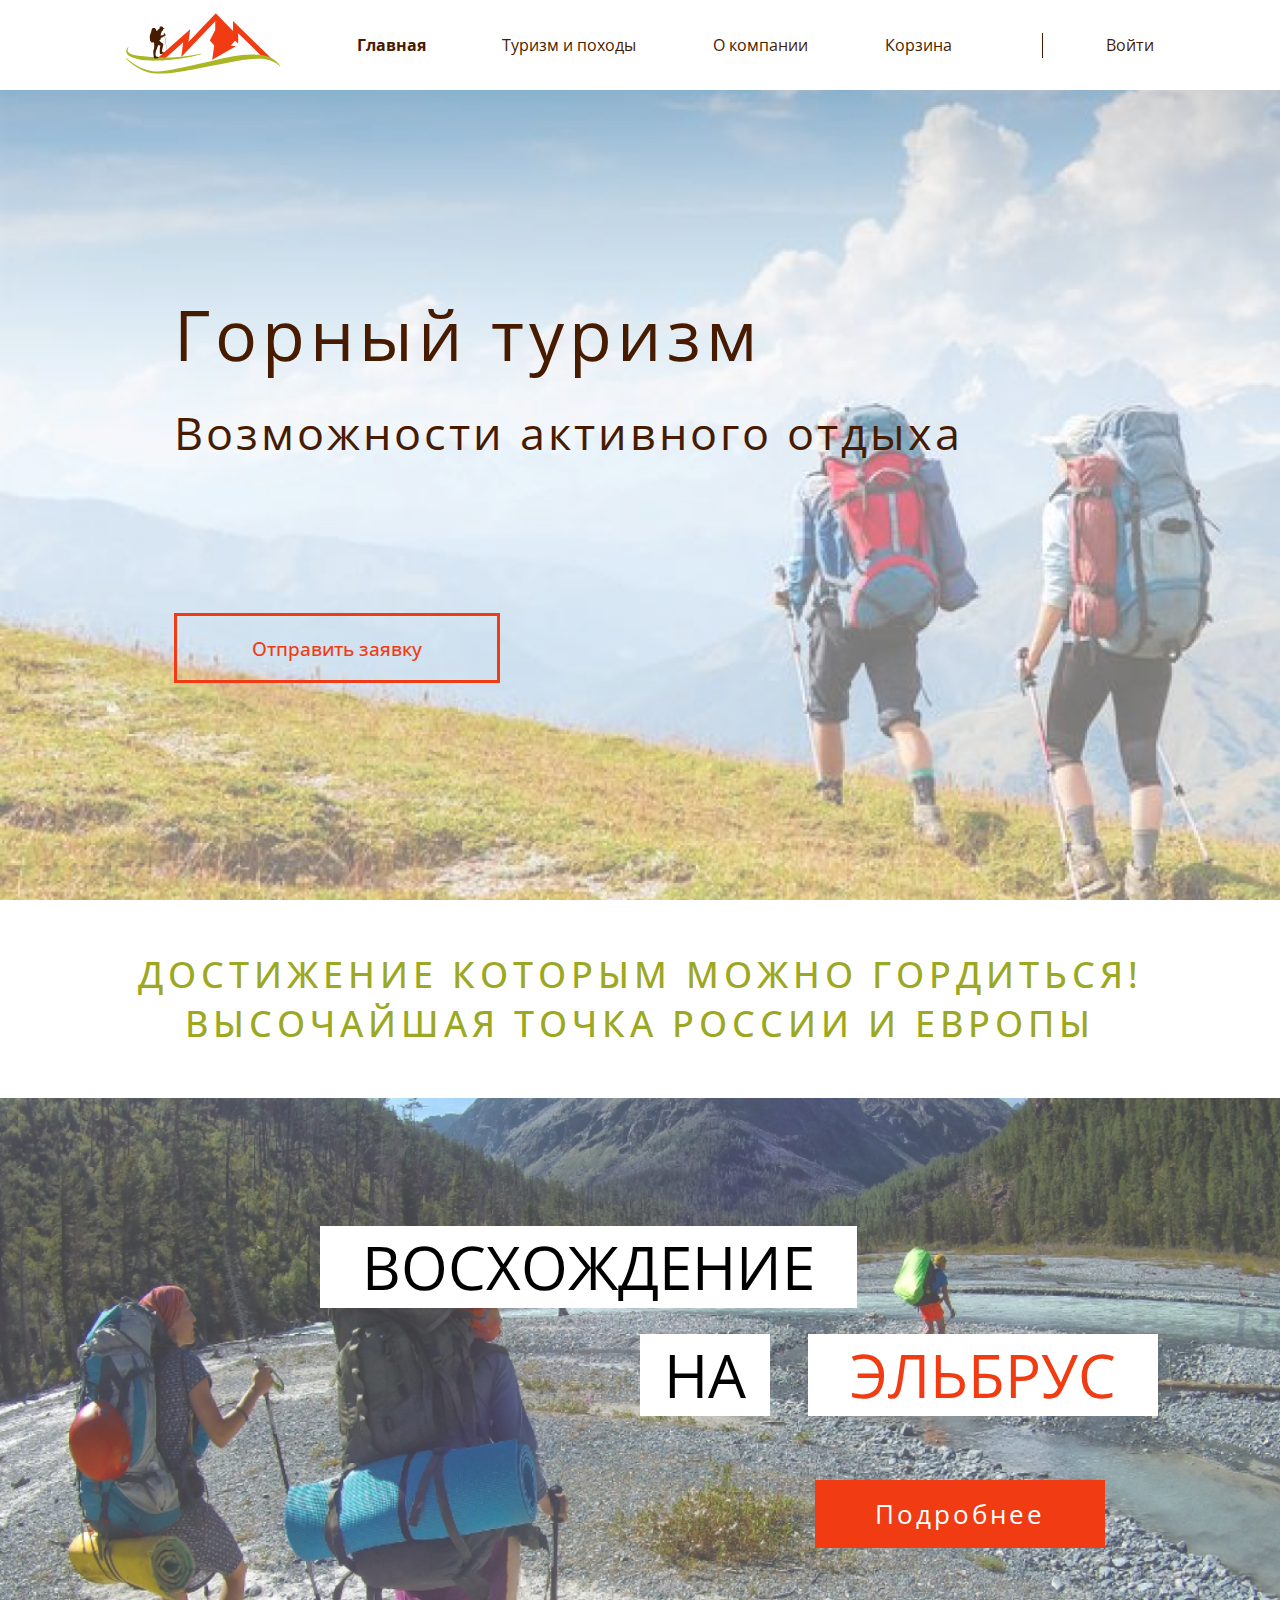
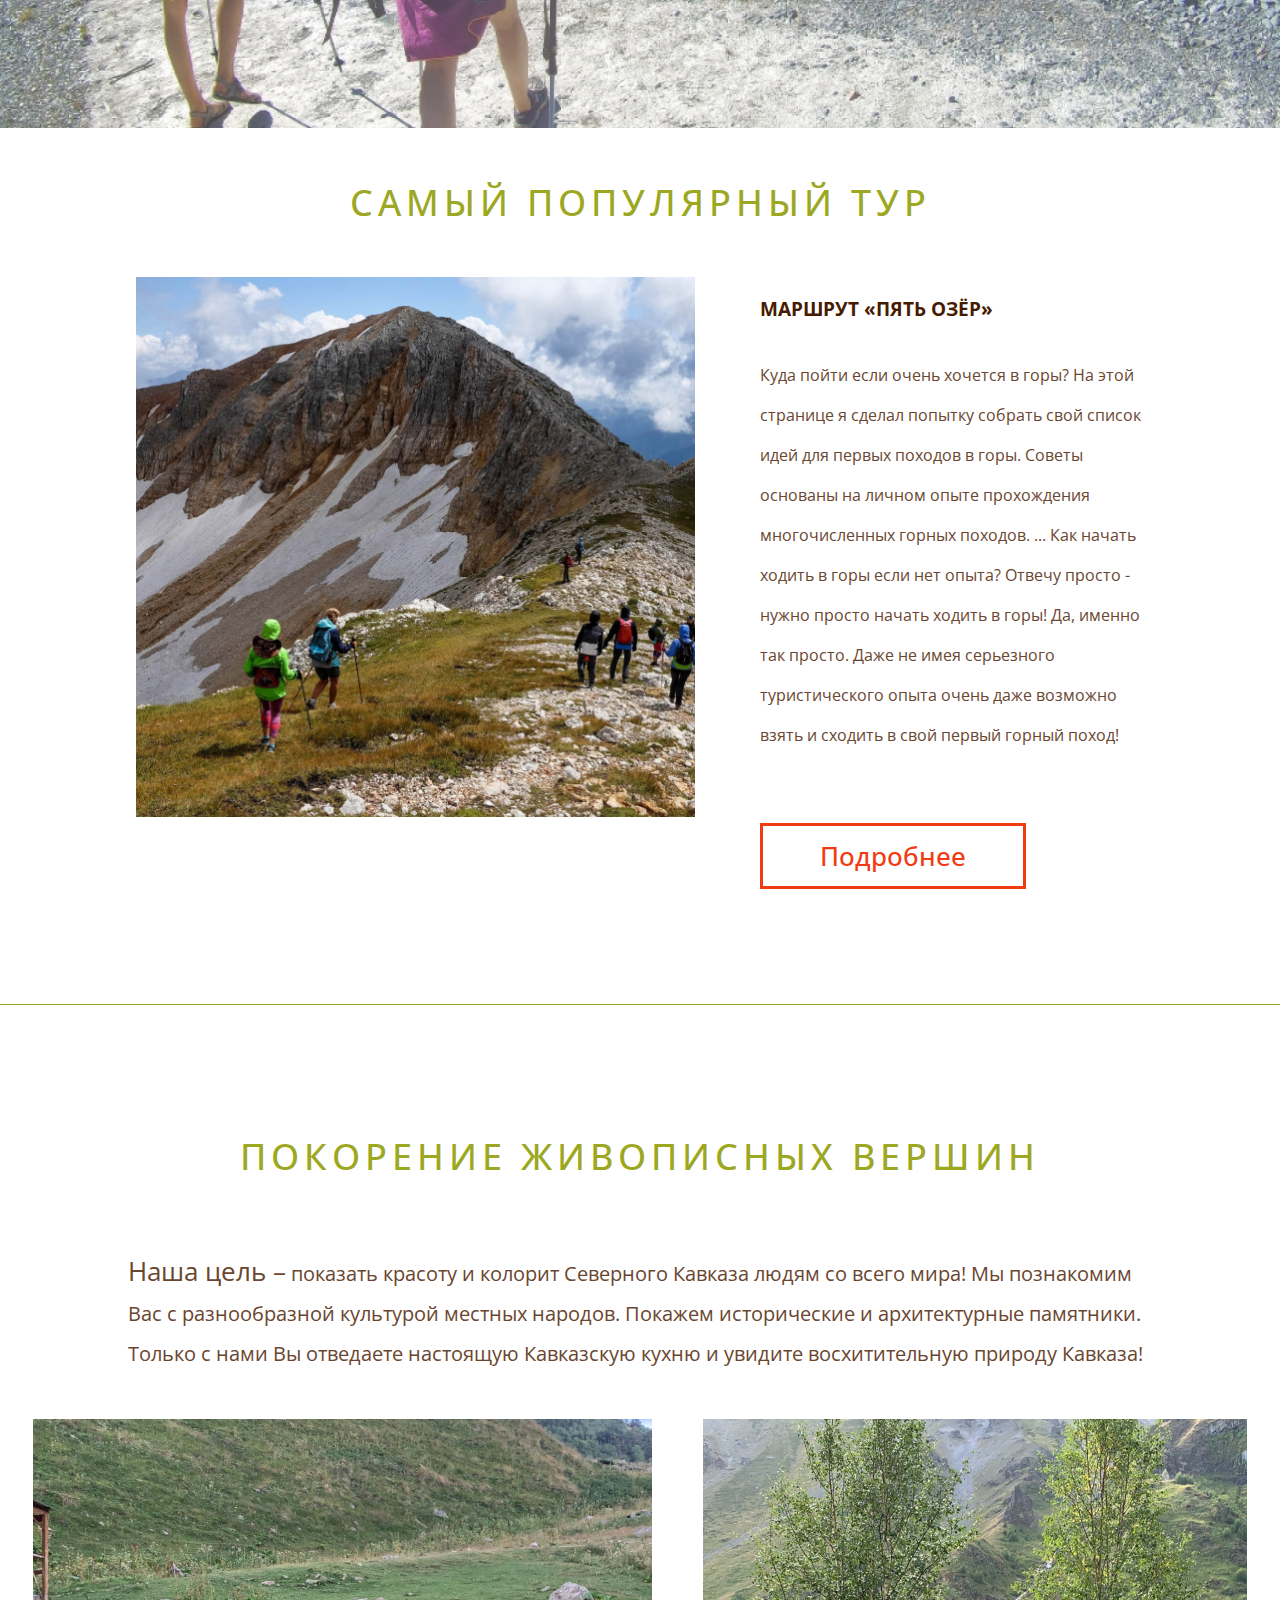
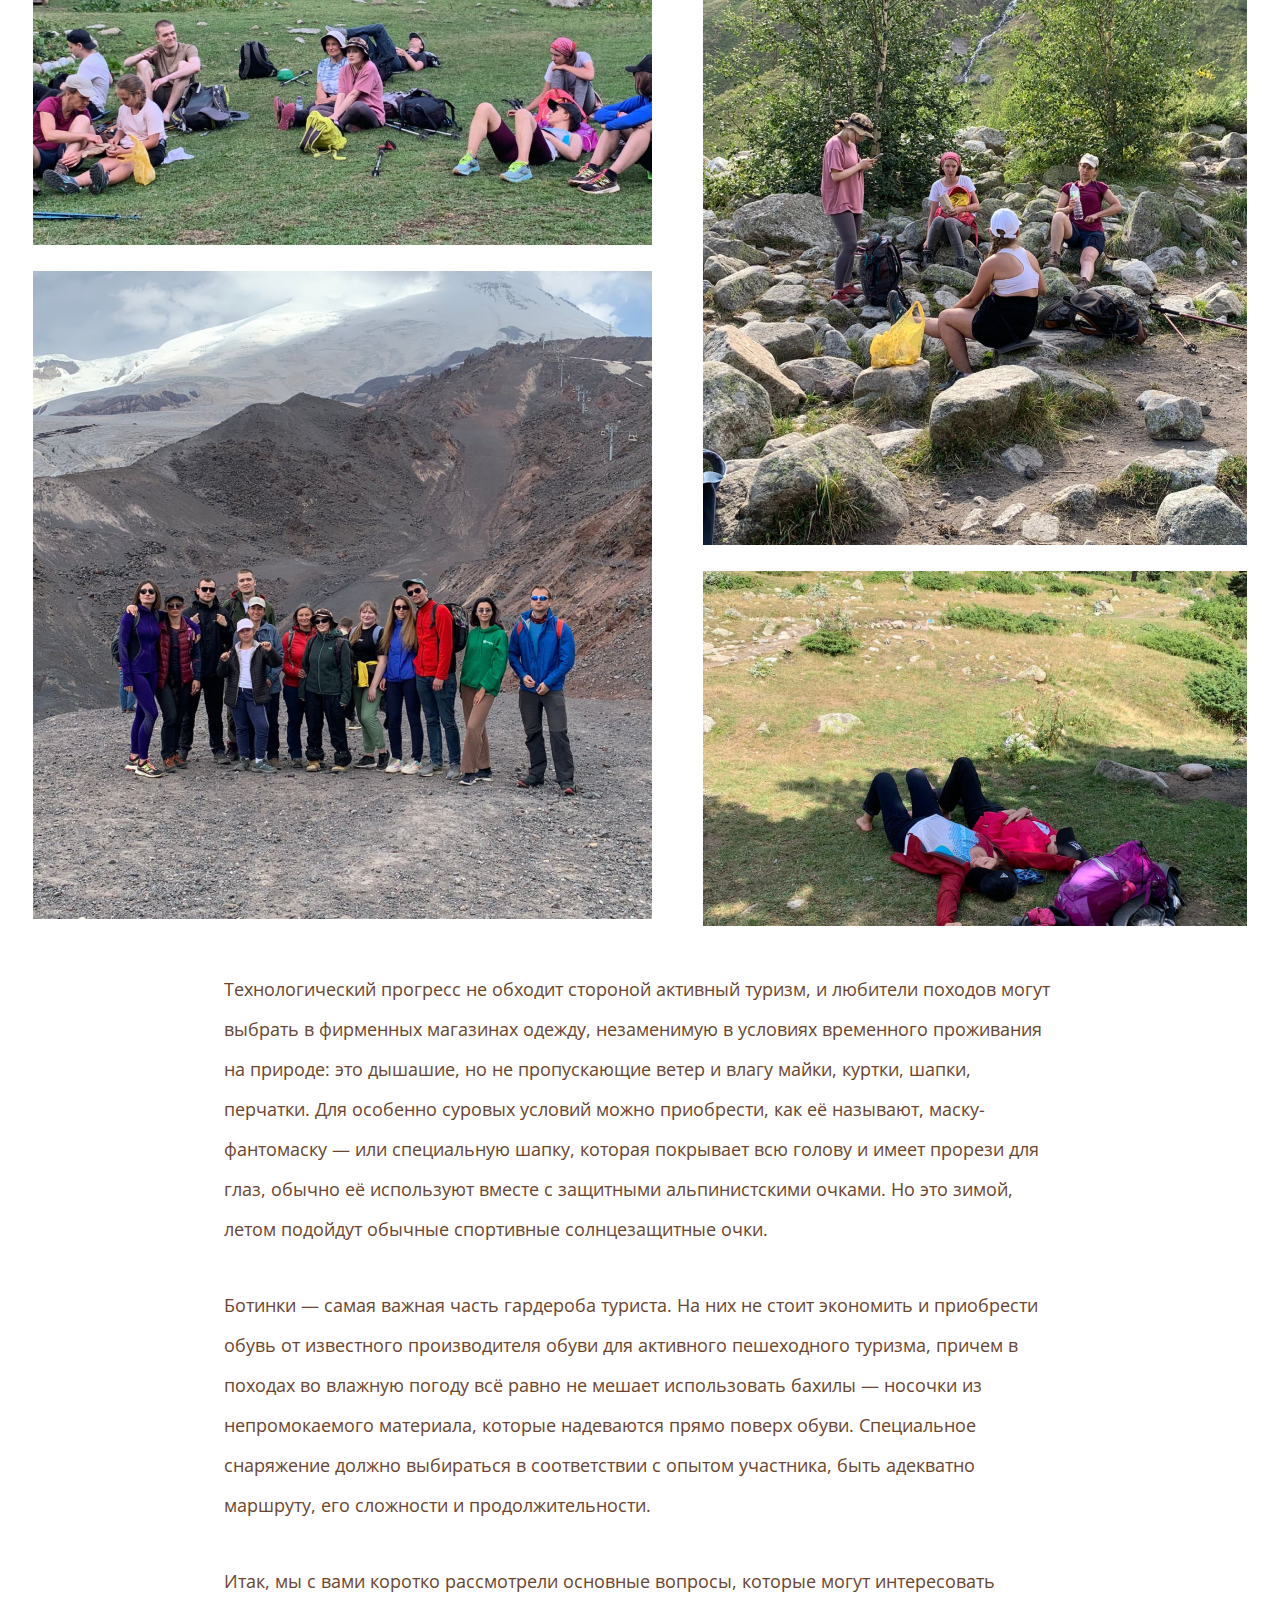
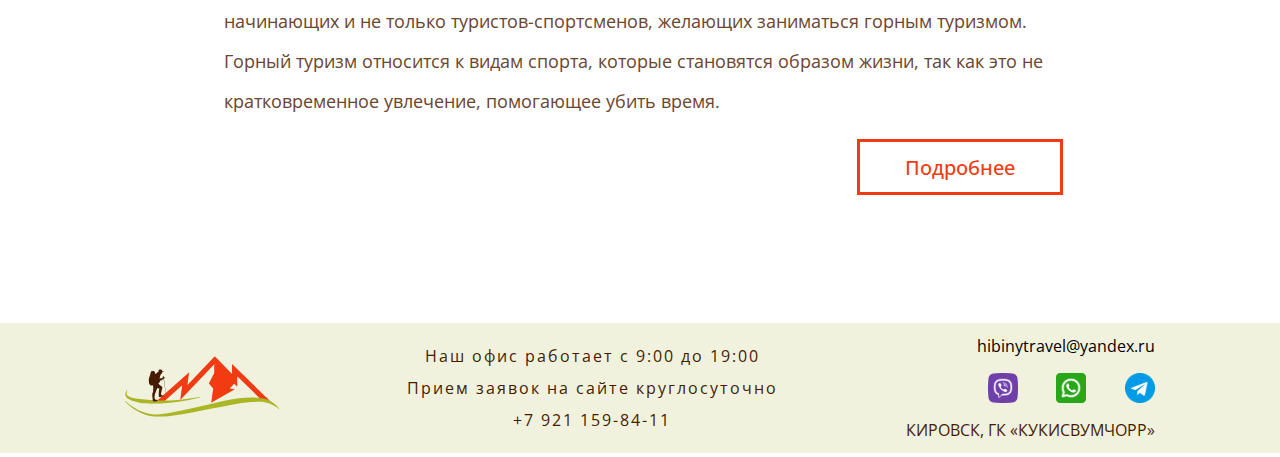
<file: index.html>
<!DOCTYPE html>
<html lang="en">

<head>
    <meta charset="UTF-8">
    <meta http-equiv="X-UA-Compatible" content="IE=edge">
    <meta name="viewport" content="width=device-width, initial-scale=1.0">
    <title>Mountain tourism</title>
    <link rel="stylesheet" href="css/style.css">
    <link rel="stylesheet" href="css/mobile.css">
    <link rel="preconnect" href="https://fonts.googleapis.com">
    <link rel="preconnect" href="https://fonts.gstatic.com" >
    <link
        href="https://fonts.googleapis.com/css2?family=Open+Sans:ital,wght@0,300;0,400;0,500;0,600;0,700;0,800;1,300;1,400;1,500;1,600;1,700;1,800&display=swap"
        rel="stylesheet">
</head>

<body>

    <div class="preloader">
        <div class="preloader__row">
          <div class="preloader__item"></div>
          <div class="preloader__item"></div>
        </div>
      </div>

    <header>
        <div class="logo"></div>
        <nav class="nav-header">
            <a href="" class="a_nav"><b>Главная</b></a>
            <a href="tours.html" class="a_nav">Туризм и походы</a>
            <a href="index.html#About-company-h3" class="a_nav">О компании</a>
            <a href="cart.html" class="a_nav">Корзина</a>
        </nav>
        <div class="streak"></div>
        <a href="login.html" class="a_login">Войти</a>
    </header>

    <div class="mountain-tourism">
        <div class="mountain-tourism__content">
            <h1 class="mountain-tourism__h1">Горный туризм</h1>
            <h2 class="mountain-tourism__h2">Возможности активного отдыха</h2>
            <a href="login.html" class="send-a-request">Отправить заявку</a>
        </div>
    </div>

    <h3 class="page1__h3-1">ДОСТИЖЕНИЕ КОТОРЫМ МОЖНО ГОРДИТЬСЯ! <br>
        ВЫСОЧАЙШАЯ ТОЧКА РОССИИ И ЕВРОПЫ</h3>

    <div class="climbing">
        <div class="climbing-centring">
            <span class="text-climbing1">ВОСХОЖДЕНИЕ</span>
            <div class="text-climbing">
                <div class="text-climbing2">НА</div>
                <div class="text-climbing3">ЭЛЬБРУС</div>
            </div>
            <div class="btn-contact">
                <a href="tours.html" class="btn-more-bg">Подробнее</a>
            </div>
        </div>
    </div>

    <h3 class="page1__h3-1">САМЫЙ ПОПУЛЯРНЫЙ ТУР</h3>

    <div class="popular-tour">
        <div class="popular-tour__img"></div>

        <div class="popular-tour__content">
            <h3 class="popular-tour__content__h3">МАРШРУТ «ПЯТЬ ОЗЁР»</h3>
            <p class="popular-tour__content__p">Куда пойти если очень хочется в горы? На этой странице я сделал попытку
                собрать свой список идей для
                первых походов в горы. Советы основаны на личном опыте прохождения многочисленных горных походов. ...
                Как начать ходить в горы если нет опыта? Отвечу просто - нужно просто начать ходить в горы! Да, именно
                так просто. Даже не имея серьезного туристического опыта очень даже возможно взять и сходить в свой
                первый горный поход!
            </p>
            <a href="aboutproduct.html" class="btn-more" id="Btn-more1">Подробнее</a>
        </div>
    </div>

    <div class="line"></div>

    <div class="about-company">
        <h3 class="page1__h3-1" id="About-company-h3">ПОКОРЕНИЕ ЖИВОПИСНЫХ ВЕРШИН</h3>

        <p class="p-our-target"><span class="span-our-target">Наша цель –</span> показать красоту и колорит Северного
            Кавказа людям со всего мира! Мы познакомим Вас с
            разнообразной культурой местных народов. Покажем исторические и архитектурные памятники. Только с нами Вы
            отведаете настоящую Кавказскую кухню и увидите восхитительную природу Кавказа!
        </p>

        <div class="block-row-photos">

            <div class="block-col-photo">
                <div class="about-company__block-col-photo__photo1"></div>
                <div class="about-company__block-col-photo__photo2"></div>
            </div>
            <div class="block-col-photo">
                <div class="about-company__block-col-photo__photo3"></div>
                <div class="about-company__block-col-photo__photo4"></div>
            </div>

        </div>

        <p class="about-company-p">Технологический прогресс не обходит стороной активный туризм, и любители походов
            могут выбрать в фирменных
            магазинах одежду, незаменимую в условиях временного проживания на природе: это дышашие, но не пропускающие
            ветер и влагу майки, куртки, шапки, перчатки. Для особенно суровых условий можно приобрести, как её
            называют, маску-фантомаску — или специальную шапку, которая покрывает всю голову и имеет прорези для глаз,
            обычно её используют вместе с защитными альпинистскими очками. Но это зимой, летом подойдут обычные
            спортивные солнцезащитные очки.</p>
        <p class="about-company-p">Ботинки — самая важная часть гардероба туриста. На них не стоит экономить и
            приобрести обувь от известного
            производителя обуви для активного пешеходного туризма, причем в походах во влажную погоду всё равно не
            мешает использовать бахилы — носочки из непромокаемого материала, которые надеваются прямо поверх обуви.
            Специальное снаряжение должно выбираться в соответствии с опытом участника, быть адекватно маршруту, его
            сложности и продолжительности.</p>
        <p class="about-company-p">Итак, мы с вами коротко рассмотрели основные вопросы, которые могут интересовать
            начинающих и не только
            туристов-спортсменов, желающих заниматься горным туризмом. Горный туризм относится к видам спорта, которые
            становятся образом жизни, так как это не кратковременное увлечение, помогающее убить время.</p>


        <a href="tours.html" class="btn-more" id="Btn-more2">Подробнее</a>
    </div>

    <footer>
        <div class="logo"></div>
        <p class="text-footer">Наш офис работает с 9:00 до 19:00 <br> Прием заявок на сайте круглосуточно <br> +7 921 159-84-11</p>
        <div class="info-col">
            <p class="mail">hibinytravel@yandex.ru</p>
            <div class="row">
                <div class="viber"></div>
                <div class="whatsapp"></div>
                <div class="telegram"></div>
            </div>
            <p class="adress">КИРОВСК, ГК «КУКИСВУМЧОРР»</p>
        </div>
    </footer>


    <script>
        window.onload = function () {
          document.body.classList.add('loaded_hiding');
          window.setTimeout(function () {
            document.body.classList.add('loaded');
            document.body.classList.remove('loaded_hiding');
          }, 500);
        }
      </script>
</body>

</html>
</file>
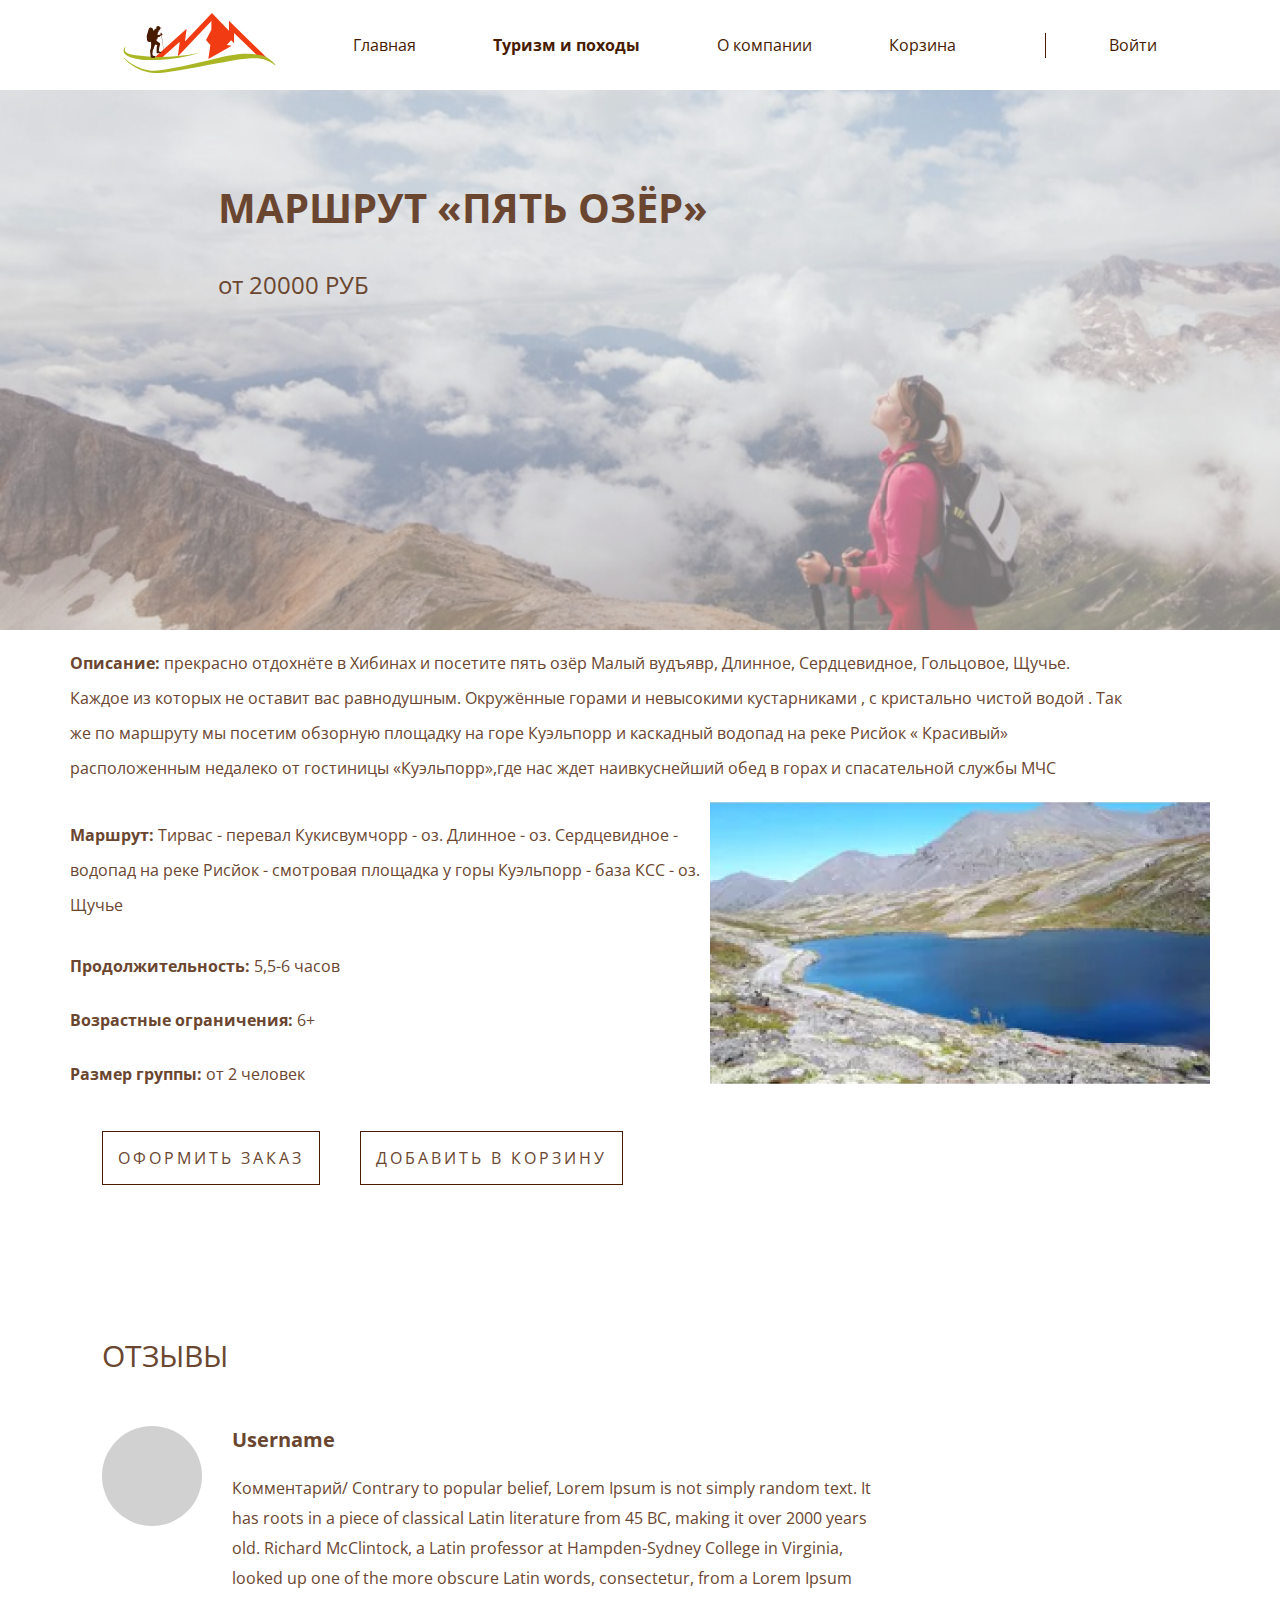
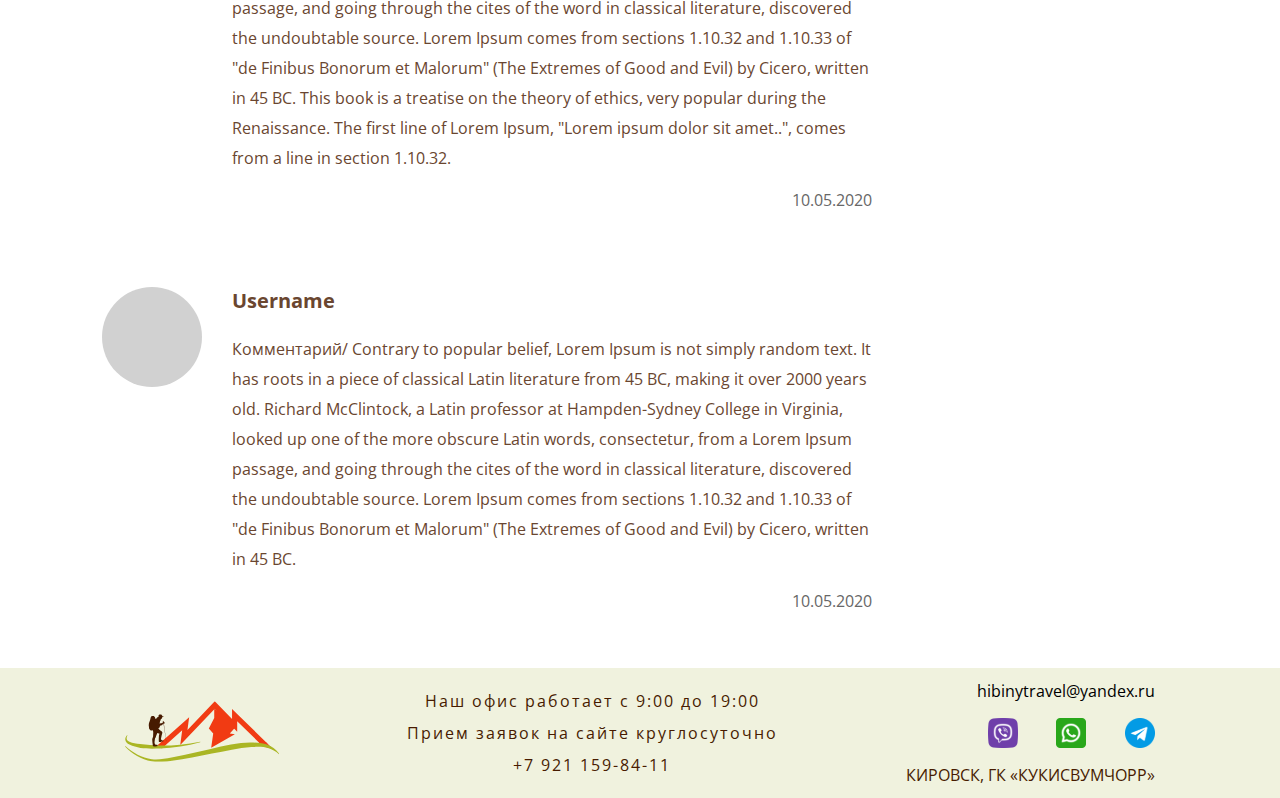
<file: aboutproduct.html>
<!DOCTYPE html>
<html lang="en">

<head>
    <meta charset="UTF-8">
    <meta http-equiv="X-UA-Compatible" content="IE=edge">
    <meta name="viewport" content="width=device-width, initial-scale=1.0">
    <title>Tours</title>
    <link rel="stylesheet" href="css/style.css">
    <link rel="stylesheet" href="css/mobile.css">
    <link rel="preconnect" href="https://fonts.googleapis.com">
    <link rel="preconnect" href="https://fonts.gstatic.com">
    <link
        href="https://fonts.googleapis.com/css2?family=Open+Sans:ital,wght@0,300;0,400;0,500;0,600;0,700;0,800;1,300;1,400;1,500;1,600;1,700;1,800&display=swap"
        rel="stylesheet">


</head>

<body>
    <div class="preloader">
        <div class="preloader__row">
          <div class="preloader__item"></div>
          <div class="preloader__item"></div>
        </div>
      </div>
      
    <div class="page-about-product">
    <header>
        <div class="logo"></div>
        <nav class="nav-header">
            <a href="index.html" class="a_nav">Главная</a>
            <a href="tours.html" class="a_nav"><b>Туризм и походы</b></a>
            <a href="index.html#About-company-h3" class="a_nav">О компании</a>
            <a href="cart.html" class="a_nav">Корзина</a>
        </nav>
        <div class="streak"></div>
        <a href="login.html" class="a_login">Войти</a>
    </header>

    <div class="bg-tour1">
        <div class="content-tour1">
            <h2 class="name-tour-in-product">МАРШРУТ «ПЯТЬ ОЗЁР»</h2>
            <p class="price-tour">от 20000 РУБ</p>
        </div>
    </div>


    <div class="product">
        <p class="description-product"> <b>Описание:</b> прекрасно отдохнёте в Хибинах и посетите пять озёр Малый
            вудъявр, Длинное, Сердцевидное,
            Гольцовое,
            Щучье. Каждое из которых не оставит вас равнодушным. Окружённые горами и невысокими кустарниками , с
            кристально
            чистой водой . Так же по маршруту мы посетим обзорную площадку на горе Куэльпорр и каскадный водопад на реке
            Рисйок « Красивый» расположенным недалеко от гостиницы «Куэльпорр»,где нас ждет наивкуснейший обед в горах и
            спасательной службы МЧС</p>
        <div class="row-product">
            <div class="about-product">
                <p class="trail"><b>Маршрут:</b> Тирвас - перевал Кукисвумчорр - оз. Длинное - оз. Сердцевидное -
                    водопад на реке Рисйок -
                    смотровая
                    площадка у горы Куэльпорр - база КСС - оз. Щучье</p>
                <p><b>Продолжительность:</b> 5,5-6 часов</p>
                <p><b>Возрастные ограничения:</b> 6+</p>
                <p><b>Размер группы:</b> от 2 человек</p>
            </div>
            <div class="photo-place"></div>
        </div>
    </div>
    <div class="row-btns">
        <a href="login.html" class="arrange-order arrange-order1">ОФОРМИТЬ ЗАКАЗ</a>
        <a href="login.html" class="arrange-order arrange-order2">ДОБАВИТЬ В КОРЗИНУ</a>
    </div>

    <div class="block-with-comments">
        <p class="comments__title">ОТЗЫВЫ</p>
        <div class="comment-block">
            <div class="user-photo"></div>
            <div class="col">
                <p class="username">Username</p>
                <p class="comment">Комментарий/ Contrary to popular belief, Lorem Ipsum is not simply random text. It
                    has roots in a piece of classical Latin literature from 45 BC, making it over 2000 years old.
                    Richard McClintock, a Latin professor at Hampden-Sydney College in Virginia, looked up one of the
                    more obscure Latin words, consectetur, from a Lorem Ipsum passage, and going through the cites of
                    the word in classical literature, discovered the undoubtable source. Lorem Ipsum comes from sections
                    1.10.32 and 1.10.33 of "de Finibus Bonorum et Malorum" (The Extremes of Good and Evil) by Cicero,
                    written in 45 BC. This book is a treatise on the theory of ethics, very popular during the
                    Renaissance. The first line of Lorem Ipsum, "Lorem ipsum dolor sit amet..", comes from a line in
                    section 1.10.32.</p>
                <p class="date">10.05.2020</p>
            </div>
        </div>
        <div class="comment-block">
            <div class="user-photo"></div>
            <div class="col">
                <p class="username">Username</p>
                <p class="comment">Комментарий/ Contrary to popular belief, Lorem Ipsum is not simply random text. It
                    has roots in a piece of classical Latin literature from 45 BC, making it over 2000 years old.
                    Richard McClintock, a Latin professor at Hampden-Sydney College in Virginia, looked up one of the
                    more obscure Latin words, consectetur, from a Lorem Ipsum passage, and going through the cites of
                    the word in classical literature, discovered the undoubtable source. Lorem Ipsum comes from sections
                    1.10.32 and 1.10.33 of "de Finibus Bonorum et Malorum" (The Extremes of Good and Evil) by Cicero,
                    written in 45 BC.</p>
                <p class="date">10.05.2020</p>
            </div>
        </div>
    </div>


    <footer>
        <div class="logo"></div>
        <p class="text-footer">Наш офис работает с 9:00 до 19:00 <br> Прием заявок на сайте круглосуточно <br> +7 921 159-84-11</p>
        <div class="info-col">
            <p class="mail">hibinytravel@yandex.ru</p>
            <div class="row">
                <div class="viber"></div>
                <div class="whatsapp"></div>
                <div class="telegram"></div>
            </div>
            <p class="adress">КИРОВСК, ГК «КУКИСВУМЧОРР»</p>
        </div>
    </footer>
</div>
<script>
    window.onload = function () {
      document.body.classList.add('loaded_hiding');
      window.setTimeout(function () {
        document.body.classList.add('loaded');
        document.body.classList.remove('loaded_hiding');
      }, 500);
    }
  </script>
</body>

</html>
</file>
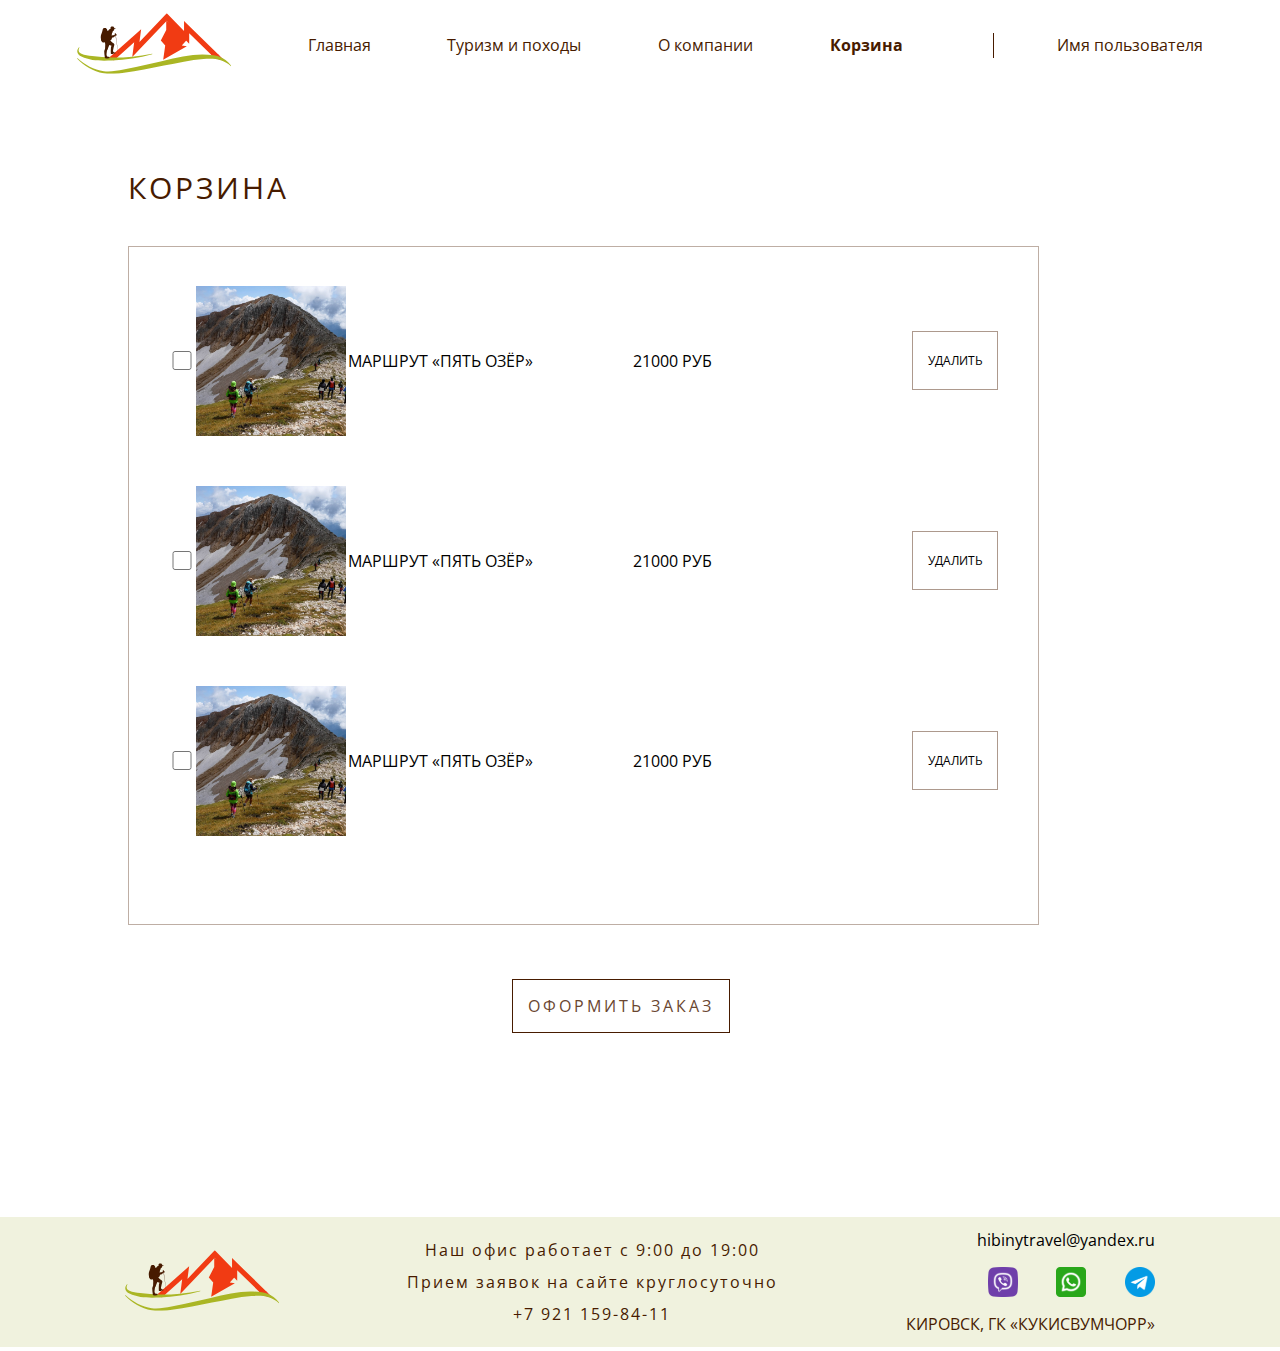
<file: cart.html>
<!DOCTYPE html>
<html lang="en">

<head>
    <meta charset="UTF-8">
    <meta http-equiv="X-UA-Compatible" content="IE=edge">
    <meta name="viewport" content="width=device-width, initial-scale=1.0">
    <title>Tours</title>
    <link rel="stylesheet" href="css/style.css">
    <link rel="stylesheet" href="css/mobile.css">
    <link rel="preconnect" href="https://fonts.googleapis.com">
    <link rel="preconnect" href="https://fonts.gstatic.com">
    <link
        href="https://fonts.googleapis.com/css2?family=Open+Sans:ital,wght@0,300;0,400;0,500;0,600;0,700;0,800;1,300;1,400;1,500;1,600;1,700;1,800&display=swap"
        rel="stylesheet">


</head>

<body>
    <div class="preloader">
        <div class="preloader__row">
            <div class="preloader__item"></div>
            <div class="preloader__item"></div>
        </div>
    </div>

    <header>
        <div class="logo"></div>
        <nav class="nav-header">
            <a href="index.html" class="a_nav">Главная</a>
            <a href="tours.html" class="a_nav">Туризм и походы</a>
            <a href="index.html#About-company-h3" class="a_nav">О компании</a>
            <a href="cart.html" class="a_nav"><b>Корзина</b></a>
        </nav>
        <div class="streak"></div>
        <a href="" class="a_login">Имя пользователя</a>
    </header>
    <div class="cart">
        <p class="cart-title">Корзина</p>

        <div class="orders">
            <div class="order">
                <input class="order-inp" type="checkbox">
                <div class="photo-order"></div>
                <div class="info-order-for-mobile">
                    <p class="name-order">МАРШРУТ «ПЯТЬ
                        ОЗЁР»</p>
                    <p class="price-order">21000 РУБ</p>
                    <p class="delete-order">УДАЛИТЬ</p>
                </div>
            </div>
            <div class="order">
                <input class="order-inp" type="checkbox">
                <div class="photo-order"></div>
                <div class="info-order-for-mobile">
                    <p class="name-order">МАРШРУТ «ПЯТЬ ОЗЁР»</p>
                    <p class="price-order">21000 РУБ</p>
                    <p class="delete-order">УДАЛИТЬ</p>
                </div>
            </div>
            <div class="order">
                <input class="order-inp" type="checkbox">
                <div class="photo-order"></div>
                <div class="info-order-for-mobile">
                    <p class="name-order">МАРШРУТ «ПЯТЬ ОЗЁР»</p>
                    <p class="price-order">21000 РУБ</p>
                    <p class="delete-order">УДАЛИТЬ</p>
                </div>
            </div>
        </div>
        <a href="login.html" class="arrange-order arrange-order-cart">ОФОРМИТЬ ЗАКАЗ</a>



    </div>

    <footer>
        <div class="logo"></div>
        <p class="text-footer">Наш офис работает с 9:00 до 19:00 <br> Прием заявок на сайте круглосуточно <br> +7 921
            159-84-11</p>
        <div class="info-col">
            <p class="mail">hibinytravel@yandex.ru</p>
            <div class="row">
                <div class="viber"></div>
                <div class="whatsapp"></div>
                <div class="telegram"></div>
            </div>
            <p class="adress">КИРОВСК, ГК «КУКИСВУМЧОРР»</p>
        </div>
    </footer>
    </div>
    <script>
        window.onload = function () {
            document.body.classList.add('loaded_hiding');
            window.setTimeout(function () {
                document.body.classList.add('loaded');
                document.body.classList.remove('loaded_hiding');
            }, 500);
        }
    </script>
</body>

</html>
</file>
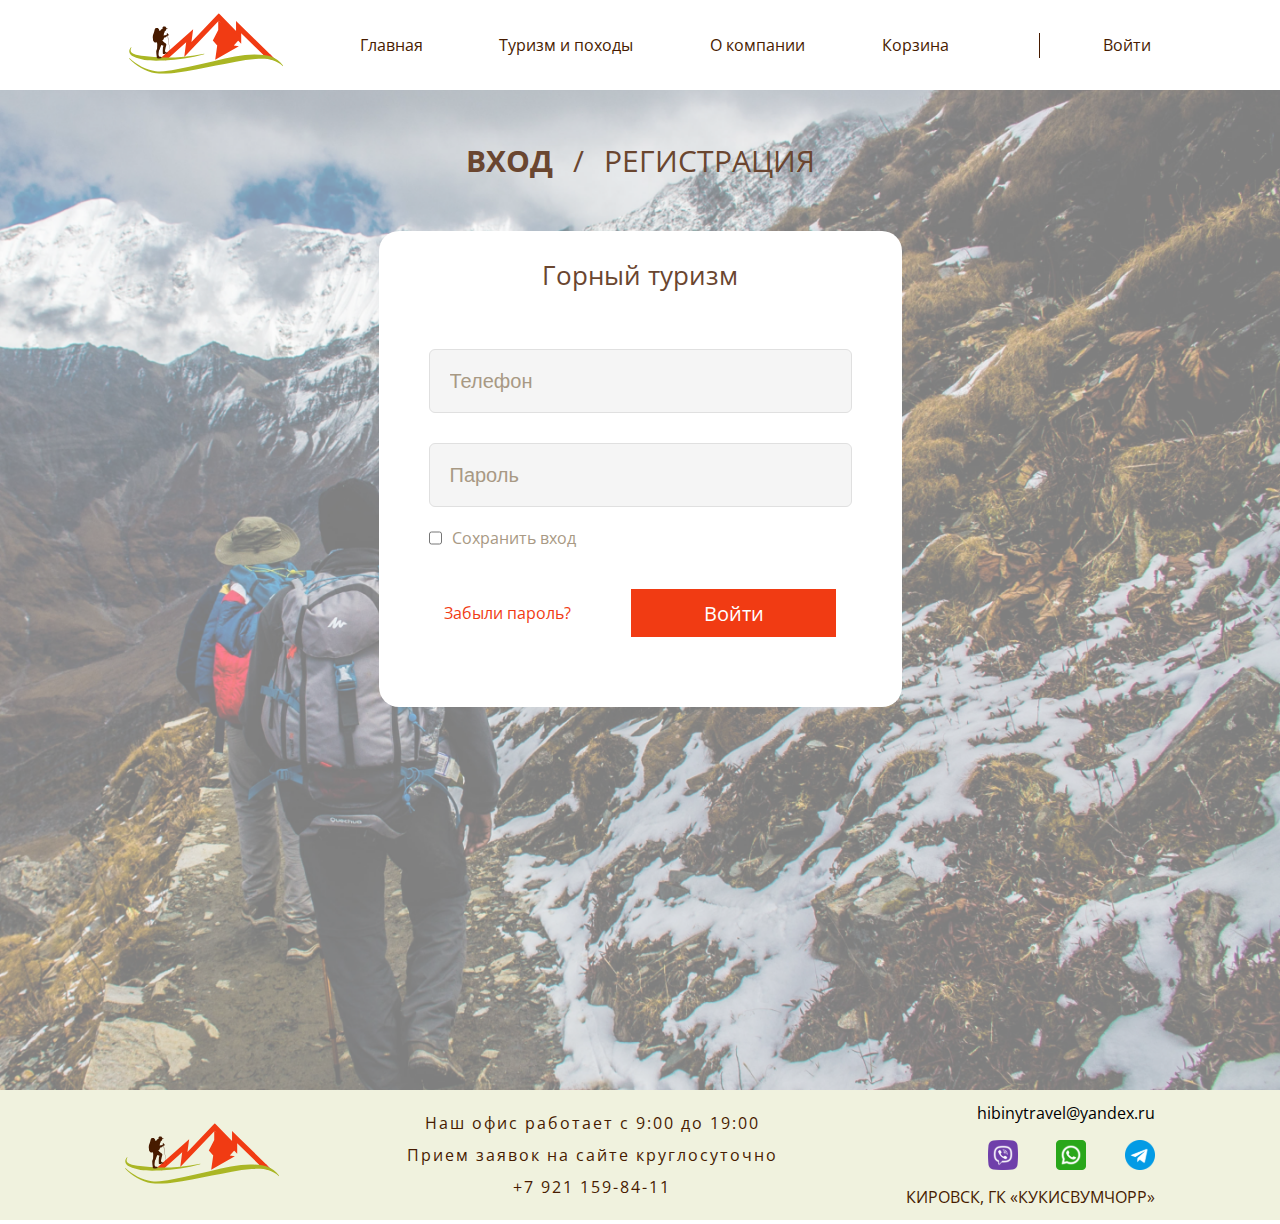
<file: login.html>
<!DOCTYPE html>
<html lang="en">

<head>
    <meta charset="UTF-8">
    <meta http-equiv="X-UA-Compatible" content="IE=edge">
    <meta name="viewport" content="width=device-width, initial-scale=1.0">
    <title>Document</title>
    <link rel="stylesheet" href="css/style.css">
    <link rel="stylesheet" href="css/mobile.css">
    <link rel="preconnect" href="https://fonts.googleapis.com">
    <link rel="preconnect" href="https://fonts.gstatic.com">
    <link
        href="https://fonts.googleapis.com/css2?family=Open+Sans:ital,wght@0,300;0,400;0,500;0,600;0,700;0,800;1,300;1,400;1,500;1,600;1,700;1,800&display=swap"
        rel="stylesheet">
</head>

<body>

    <div class="preloader">
        <div class="preloader__row">
          <div class="preloader__item"></div>
          <div class="preloader__item"></div>
        </div>
      </div>
      
    <header>
        <div class="logo"></div>
        <nav class="nav-header">
            <a href="index.html" class="a_nav">Главная</a>
            <a href="tours.html" class="a_nav">Туризм и походы</a>
            <a href="#About-company-h3" class="a_nav">О компании</a>
            <a href="cart.html" class="a_nav">Корзина</a>
        </nav>
        <div class="streak"></div>
        <a href="login.html" class="a_login">Войти</a>
    </header>

    <div class="login-block">
        <div class="switch">
            <b><a href="" class="login-block__vhod">ВХОД</a></b>
            <p class="login-block__slash">/</p>
            <a href="registration.html" class="login-block__registr">РЕГИСТРАЦИЯ</a>
        </div>
        <form class="form_sign-in" action="">
            <p class="name-form">Горный туризм</p>
            <input class="inp-form inp-tel" type="text" placeholder="Телефон">
            <input class="inp-form inp-pass" type="password" placeholder="Пароль">
            <label class="row-for-checkbox">
                <input class="inp-checkbox" type="checkbox" name="" id="">
                <span class="p-checkbox">Сохранить вход</span>
            </label>
            <div class="row-for-forgot-pass">
                <a class="forgot-pass" id="Forgot-pass-for-pk" href="">Забыли пароль?</a>
                <a class="btn-form-sign-in" href="" >Войти</a>
                <a class="forgot-pass" href="" id="Forgot-pass-for-mobile">Забыли пароль?</a>
            </div>
        </form>
    </div>
    <footer>
        <div class="logo"></div>
        <p class="text-footer">Наш офис работает с 9:00 до 19:00 <br> Прием заявок на сайте круглосуточно <br> +7 921 159-84-11</p>
        <div class="info-col">
            <p class="mail">hibinytravel@yandex.ru</p>
            <div class="row">
                <div class="viber"></div>
                <div class="whatsapp"></div>
                <div class="telegram"></div>
            </div>
            <p class="adress">КИРОВСК, ГК «КУКИСВУМЧОРР»</p>
        </div>
    </footer>

    <script>
        window.onload = function () {
          document.body.classList.add('loaded_hiding');
          window.setTimeout(function () {
            document.body.classList.add('loaded');
            document.body.classList.remove('loaded_hiding');
          }, 500);
        }
      </script>
</body>

</html>
</file>
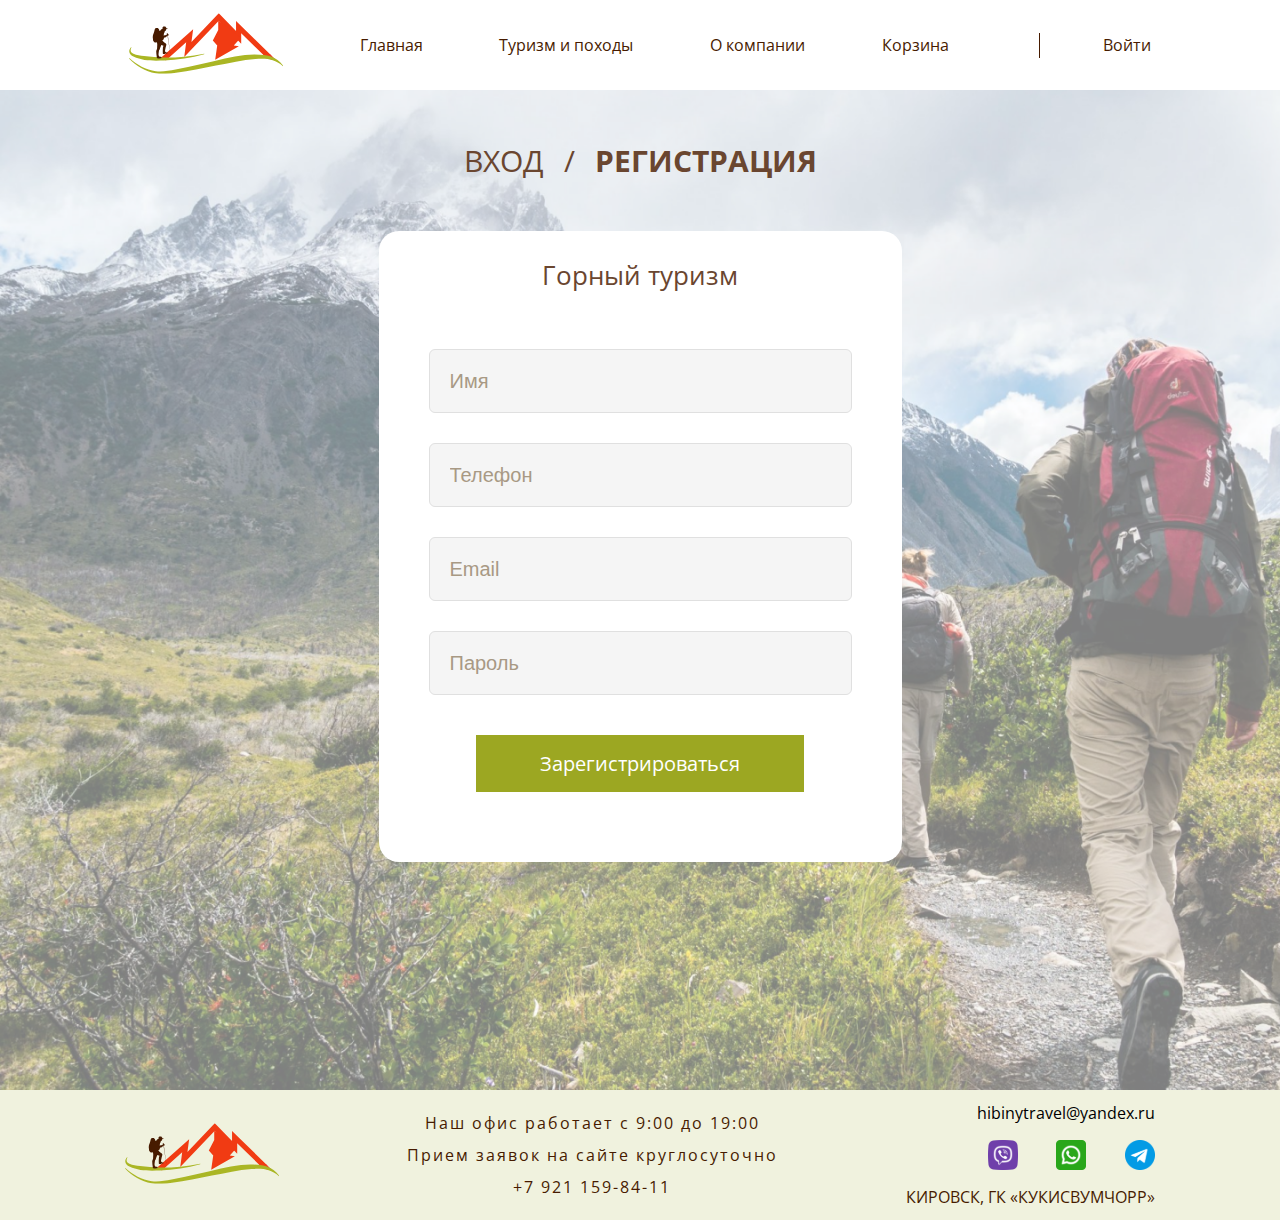
<file: registration.html>
<!DOCTYPE html>
<html lang="en">

<head>
    <meta charset="UTF-8">
    <meta http-equiv="X-UA-Compatible" content="IE=edge">
    <meta name="viewport" content="width=device-width, initial-scale=1.0">
    <title>Registration</title>
    <link rel="stylesheet" href="css/style.css">
    <link rel="stylesheet" href="css/mobile.css">
    <link rel="preconnect" href="https://fonts.googleapis.com">
    <link rel="preconnect" href="https://fonts.gstatic.com">
    <link
        href="https://fonts.googleapis.com/css2?family=Open+Sans:ital,wght@0,300;0,400;0,500;0,600;0,700;0,800;1,300;1,400;1,500;1,600;1,700;1,800&display=swap"
        rel="stylesheet">
</head>

<body>
    <div class="preloader">
        <div class="preloader__row">
          <div class="preloader__item"></div>
          <div class="preloader__item"></div>
        </div>
      </div>

    <header>
        <div class="logo"></div>
        <nav class="nav-header">
            <a href="index.html" class="a_nav">Главная</a>
            <a href="tours.html" class="a_nav">Туризм и походы</a>
            <a href="index.html#About-company-h3" class="a_nav">О компании</a>
            <a href="cart.html" class="a_nav">Корзина</a>
        </nav>
        <div class="streak"></div>
        <a href="login.html" class="a_login">Войти</a>
    </header>

    <div class="registration-block">
        <div class="switch">
            <a href="login.html" class="login-block__vhod">ВХОД</a>
            <p class="login-block__slash">/</p>
            <b><a href="" class="login-block__registr">РЕГИСТРАЦИЯ</a></b>
        </div>

        <form class="form_sign-in" action="">
            <p class="name-form">Горный туризм</p>
            <input class="inp-form" type="text" name="" id="" placeholder="Имя">
            <input class="inp-form inp-tel-reg" type="text" placeholder="Телефон">
            <p class="valid-tel-empty">Введите номер телефона</p> 
            <p class="valid-tel-notEmpty">Введите корректный номер телефона</p> 
            <input class="inp-form" type="email" name="" id="" placeholder="Email">
            <input class="inp-form inp-pass" type="password" placeholder="Пароль">
            <a class="btn-form-regist" href="">Зарегистрироваться</a>
        </form>
    </div>
    <footer>
        <div class="logo"></div>
        <p class="text-footer">Наш офис работает с 9:00 до 19:00 <br> Прием заявок на сайте круглосуточно <br> +7 921
            159-84-11</p>
        <div class="info-col">
            <p class="mail">hibinytravel@yandex.ru</p>
            <div class="row">
                <div class="viber"></div>
                <div class="whatsapp"></div>
                <div class="telegram"></div>
            </div>
            <p class="adress">КИРОВСК, ГК «КУКИСВУМЧОРР»</p>
        </div>
    </footer>
    <script>
        window.onload = function () {
          document.body.classList.add('loaded_hiding');
          window.setTimeout(function () {
            document.body.classList.add('loaded');
            document.body.classList.remove('loaded_hiding');
          }, 500);
        }
      </script>
    <script src="../js/app.js"></script>
</body>

</html>
</file>
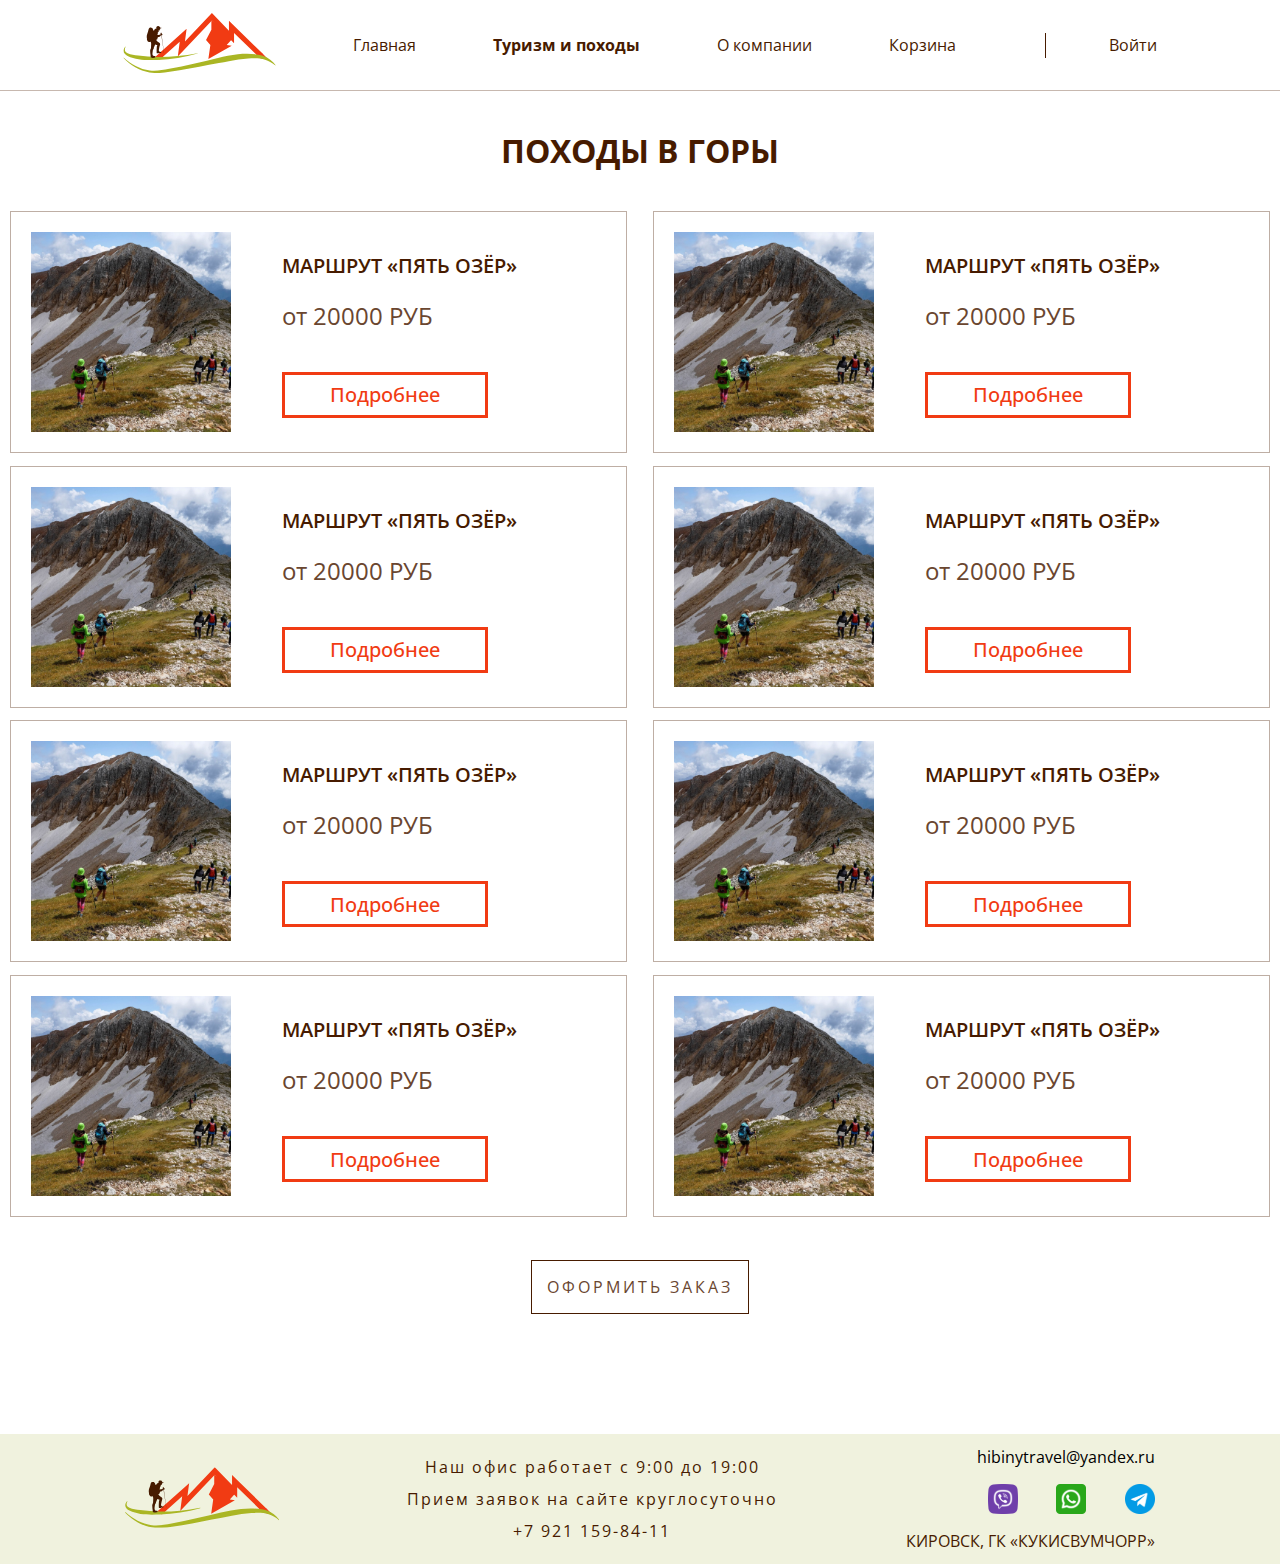
<file: tours.html>
<!DOCTYPE html>
<html lang="en">

<head>
    <meta charset="UTF-8">
    <meta http-equiv="X-UA-Compatible" content="IE=edge">
    <meta name="viewport" content="width=device-width, initial-scale=1.0">
    <title>Tours</title>
    <link rel="stylesheet" href="css/style.css">
    <link rel="stylesheet" href="css/mobile.css">
    <link rel="preconnect" href="https://fonts.googleapis.com">
    <link rel="preconnect" href="https://fonts.gstatic.com">
    <link
        href="https://fonts.googleapis.com/css2?family=Open+Sans:ital,wght@0,300;0,400;0,500;0,600;0,700;0,800;1,300;1,400;1,500;1,600;1,700;1,800&display=swap"
        rel="stylesheet">


</head>

<body>
    <div class="preloader">
        <div class="preloader__row">
            <div class="preloader__item"></div>
            <div class="preloader__item"></div>
        </div>
    </div>
    
    <header>
        <div class="logo"></div>
        <nav class="nav-header">
            <a href="index.html" class="a_nav">Главная</a>
            <a href="tours.html" class="a_nav"><b>Туризм и походы</b></a>
            <a href="index.html#About-company-h3" class="a_nav">О компании</a>
            <a href="cart.html" class="a_nav">Корзина</a>
        </nav>
        <div class="streak"></div>
        <a href="login.html" class="a_login">Войти</a>
    </header>

    <div class="line-page2"></div>

    <h1 class="h1-tours">ПОХОДЫ В ГОРЫ</h1>

    <div class="block-content-tours">
        <div class="col">
            <div class="block-tour">
                <div class="photo-tour"></div>
                <div class="info-tour-col">
                    <p class="name-tour">МАРШРУТ «ПЯТЬ ОЗЁР»</p>
                    <p class="price-tour">от 20000 РУБ</p>
                    <a href="aboutproduct.html" class="btn-more" id="Btn-more-tour1">Подробнее</a>
                </div>
            </div>
            <div class="block-tour">
                <div class="photo-tour"></div>
                <div class="info-tour-col">
                    <p class="name-tour">МАРШРУТ «ПЯТЬ ОЗЁР»</p>
                    <p class="price-tour">от 20000 РУБ</p>
                    <a href="aboutproduct.html" class="btn-more" id="Btn-more-tour1">Подробнее</a>
                </div>
            </div>
            <div class="block-tour">
                <div class="photo-tour"></div>
                <div class="info-tour-col">
                    <p class="name-tour">МАРШРУТ «ПЯТЬ ОЗЁР»</p>
                    <p class="price-tour">от 20000 РУБ</p>
                    <a href="aboutproduct.html" class="btn-more" id="Btn-more-tour1">Подробнее</a>
                </div>
            </div>
            <div class="block-tour">
                <div class="photo-tour"></div>
                <div class="info-tour-col">
                    <p class="name-tour">МАРШРУТ «ПЯТЬ ОЗЁР»</p>
                    <p class="price-tour">от 20000 РУБ</p>
                    <a href="aboutproduct.html" class="btn-more" id="Btn-more-tour1">Подробнее</a>
                </div>
            </div>
        </div>
        <div class="col col2">
            <div class="block-tour">
                <div class="photo-tour"></div>
                <div class="info-tour-col">
                    <p class="name-tour">МАРШРУТ «ПЯТЬ ОЗЁР»</p>
                    <p class="price-tour">от 20000 РУБ</p>
                    <a href="aboutproduct.html" class="btn-more" id="Btn-more-tour1">Подробнее</a>
                </div>
            </div>
            <div class="block-tour">
                <div class="photo-tour"></div>
                <div class="info-tour-col">
                    <p class="name-tour">МАРШРУТ «ПЯТЬ ОЗЁР»</p>
                    <p class="price-tour">от 20000 РУБ</p>
                    <a href="aboutproduct.html" class="btn-more" id="Btn-more-tour1">Подробнее</a>
                </div>
            </div>
            <div class="block-tour">
                <div class="photo-tour"></div>
                <div class="info-tour-col">
                    <p class="name-tour">МАРШРУТ «ПЯТЬ ОЗЁР»</p>
                    <p class="price-tour">от 20000 РУБ</p>
                    <a href="aboutproduct.html" class="btn-more" id="Btn-more-tour1">Подробнее</a>
                </div>
            </div>
            <div class="block-tour">
                <div class="photo-tour"></div>
                <div class="info-tour-col">
                    <p class="name-tour">МАРШРУТ «ПЯТЬ ОЗЁР»</p>
                    <p class="price-tour">от 20000 РУБ</p>
                    <a href="aboutproduct.html" class="btn-more" id="Btn-more-tour1">Подробнее</a>
                </div>
            </div>
        </div>


    </div>
    <a href="login.html" class="arrange-order">ОФОРМИТЬ ЗАКАЗ</a>


    <footer>
        <div class="logo"></div>
        <p class="text-footer">Наш офис работает с 9:00 до 19:00 <br> Прием заявок на сайте круглосуточно <br> +7 921
            159-84-11</p>
        <div class="info-col">
            <p class="mail">hibinytravel@yandex.ru</p>
            <div class="row">
                <div class="viber"></div>
                <div class="whatsapp"></div>
                <div class="telegram"></div>
            </div>
            <p class="adress">КИРОВСК, ГК «КУКИСВУМЧОРР»</p>
        </div>
    </footer>
    <script>
        window.onload = function () {
            document.body.classList.add('loaded_hiding');
            window.setTimeout(function () {
                document.body.classList.add('loaded');
                document.body.classList.remove('loaded_hiding');
            }, 500);
        }
    </script>
</body>

</html>
</file>
<file: css/style.css>
body {
    display: flex;
    flex-direction: column;
    align-items: center;
    justify-content: center;
    margin: 0;
    padding: 0;
    font-family: 'Open Sans', sans-serif;
    box-sizing: border-box;
    width: 100%;
    max-width: 2000px;

}

/* preloader */

.preloader {
    /*фиксированное позиционирование*/
    position: fixed;
    /* координаты положения */
    left: 0;
    top: 0;
    right: 0;
    bottom: 0;
    /* фоновый цвет элемента */
    background: #e0e0e0;
    /* размещаем блок над всеми элементами на странице (это значение должно быть больше, чем у любого другого позиционированного элемента на странице) */
    z-index: 1001;
}

.preloader__row {
    position: relative;
    top: 50%;
    left: 50%;
    width: 70px;
    height: 70px;
    margin-top: -35px;
    margin-left: -35px;
    text-align: center;
    animation: preloader-rotate 2s infinite linear;
}

.preloader__item {
    position: absolute;
    display: inline-block;
    top: 0;
    background-color: #337ab7;
    border-radius: 100%;
    width: 35px;
    height: 35px;
    animation: preloader-bounce 2s infinite ease-in-out;
}

.preloader__item:last-child {
    top: auto;
    bottom: 0;
    animation-delay: -1s;
}

@keyframes preloader-rotate {
    100% {
        transform: rotate(360deg);
    }
}

@keyframes preloader-bounce {

    0%,
    100% {
        transform: scale(0);
    }

    50% {
        transform: scale(1);
    }
}

.loaded_hiding .preloader {
    transition: 0.3s opacity;
    opacity: 0;
}

.loaded .preloader {
    display: none;
}

/* preloader */



.page-about-product {
    display: flex;
    flex-direction: column;
    align-items: center;
    justify-content: center;
    margin: 0;
    padding: 0;
    font-family: 'Open Sans', sans-serif;
    box-sizing: border-box;
    width: 100%;
    max-width: 2000px;
    overflow: hidden;

}

/* header */

header {
    display: flex;
    flex-direction: row;
    align-items: center;
    justify-content: center;
    width: 100%;
    height: 90px;
}

.logo {
    background: url(../img/logo.svg);
    background-repeat: no-repeat;
    background-size: contain;
    width: 12vw;
    height: 5vw;
    margin: 0;
}

.nav-header {
    display: flex;
    align-items: center;
}

.a_nav {
    text-decoration: none;
    color: #471B00;
    margin-left: 6vw;
    outline: none;
}

.streak {
    height: 25px;
    width: 0.1px;
    background-color: #471B00;
    margin-left: 7vw;
}

.a_login {
    text-decoration: none;
    color: #471B00;
    margin-left: 5vw;
}

/* section1 */

.mountain-tourism {
    background: url(../img/image1page1.png);
    background-size: cover;
    background-repeat: no-repeat;
    width: 100%;
    height: 90vh;
}

.mountain-tourism__content {
    display: flex;
    flex-direction: column;
    margin: 0px 0 0 174px;
}

.mountain-tourism__h1 {
    margin: 196px 0 0 0px;
    font-weight: 400;
    letter-spacing: 5px;
    font-size: 70px;
    color: #471B00;
}

.mountain-tourism__h2 {
    margin: 20px 0 0 0px;
    font-weight: 400;
    letter-spacing: 3px;
    font-size: 45px;
    color: #471B00;
}

.send-a-request {
    width: 25vw;
    height: 5vw;
    font-size: 1.5vw;
    margin: 150px 0 0 0px;
    text-decoration: none;
    color: #F13B13;
    border: #F13B13 solid 3px;
    font-weight: 500;
    display: flex;
    justify-content: center;
    align-items: center;

}

.send-a-request:hover {
    color: white;
    background: #F13B13;
    transition: 0.5s;
}

/* section2 */

.page1__h3-1 {
    color: #9CA722;
    font-size: 36px;
    display: flex;
    justify-content: center;
    text-align: center;
    font-weight: 500;
    letter-spacing: 5px;
    margin: 50px 0 50px 0;
}

.climbing {
    display: flex;
    flex-direction: column;
    background: url(../img/vosh.png);
    width: 100%;
    background-size: cover;
    background-repeat: no-repeat;
    height: 70vh;

}


.text-climbing {
    display: flex;
    flex-direction: row;
    margin: 2vw 0 0 50vw;

}

.btn-contact {
    width: 100%;
    display: flex;
    justify-content: center;
}

.btn-more-bg {
    display: flex;
    justify-content: center;
    align-items: center;
    padding: 16px 60px;
    background: #F13B13;
    color: white;
    font-size: 26px;
    letter-spacing: 3px;
    text-decoration: none;
    margin: 5vw 0 0 50vw;
}

.btn-more-bg:hover {
    background: #db3712;
    transition: 0.5s;
}

.btn-more:hover {
    color: white;
    background: #F13B13;
    transition: 0.5s;
}

.text-climbing1 {
    display: flex;
    justify-content: center;
    font-size: 60px;
    background: white;
    width: 537px;
    margin: 10vw 0 0 25vw;
}

.text-climbing2 {
    font-size: 60px;
    display: flex;
    justify-content: center;
    background: white;
    width: 130px;
}

.text-climbing3 {
    font-size: 60px;
    display: flex;
    justify-content: center;
    background: white;
    color: #F13B13;
    width: 350px;
    margin: 0 0 0 3vw;

}

/* section3 */

.page1__h3-2 {
    color: #9CA722;
    font-size: 36px;
    display: flex;
    justify-content: center;
    text-align: center;
    font-weight: 500;
    letter-spacing: 5px;
    margin: 50px 0 50px 0;
}

.popular-tour {
    display: flex;
    flex-direction: row;
    margin-bottom: 5vw;
}

.popular-tour__img {
    background: url(../img/tour1.png);
    width: 560px;
    height: 540px;
    background-size: contain;
    background-repeat: no-repeat;
}

.popular-tour__content {
    display: flex;
    flex-direction: column;
    margin-left: 5vw;
}

.popular-tour__content__p {
    width: 30vw;
    line-height: 40px;
    color: #6A4630;
}
.popular-tour__content__h3 {
    color:#471B00;
}

.btn-more {

    display: flex;
    justify-content: center;
    align-items: center;
    font-weight: 500;
    font-size: 26px;
    width: 260px;
    height: 60px;
    border: #F13B13 3px solid;
    color: #F13B13;
    text-decoration: none;
}

#Btn-more1 {
    margin-top: 4vw;
}

.line {
    width: 100%;
    height: 1px;
    background: #9CA722;
    margin-top: 4vw;
    margin-bottom: 6vw;
}

/* about-company */

.about-company {
    display: flex;
    flex-direction: column;
    align-items: center;
}

.p-our-target {
    font-size: 20px;
    width: 80vw;
    line-height: 40px;
    color: #6A4630;
}

.span-our-target {
    font-size: 26px;
}

.about-company__block-col-photo__photo1 {
    width: 619px;
    height: 426px;
    background: url(../img/imageAll1.png);
    margin: 2vw;
}

.about-company__block-col-photo__photo3 {
    width: 544px;
    height: 726px;
    background: url(../img/imageAll2.png);
    margin: 2vw;
}

.about-company__block-col-photo__photo2 {
    width: 619px;
    height: 648px;
    background: url(../img/imageAll3.png);
    margin: 2vw;
}

.about-company__block-col-photo__photo4 {
    width: 544px;
    height: 355px;
    background: url(../img/imageAll4.png);
    margin: 2vw;
}

.block-row-photos {
    display: flex;
    flex-direction: row;
    width: 100%;
    display: flex;
    justify-content: center;
}

.about-company-p {
    width: 65vw;
    font-size: 18px;
    line-height: 40px;
    color: #6A4630;
}

#Forgot-pass-for-mobile {
    display: none;
}

#Btn-more2 {
    margin-left: 50vw;
    width: 200px;
    height: 50px;
    font-size: 20px;
    margin-bottom: 10vw;
}

/* footer */

footer {
    display: flex;
    flex-direction: row;
    justify-content: center;
    height: 130px;
    align-items: center;
    background: rgba(164, 174, 51, 16%);
    width: 100%;


}

.text-footer {
    text-align: center;
    margin-left: 10vw;
    color: #471B00;
    line-height: 32px;
    font-size: 16px;
    letter-spacing: 2px;
}

.viber {
    background: url(../img/viber.svg);
    background-size: contain;
    background-repeat: no-repeat;
    width: 30px;
    height: 30px;
}

.whatsapp {
    background: url(../img/whatsapp.svg);
    background-size: contain;
    background-repeat: no-repeat;
    width: 30px;
    height: 30px;
    margin-left: 3vw;
}

.telegram {
    background: url(../img/telegram.svg);
    background-size: contain;
    background-repeat: no-repeat;
    width: 30px;
    margin-left: 3vw;
    height: 30px;
}

.row {
    display: flex;
    flex-direction: row;
}

.info-col {
    margin-left: 10vw;
    display: flex;
    flex-direction: column;
    align-items: end;
}

.adress {
    color: #471B00;
}

/* page 2 */

.line-page2 {
    width: 100%;
    height: 1px;
    background: #c7b8af;
}

.info-tour-col {
    display: flex;
    flex-direction: column;
    margin-left: 4vw;
}

.block-content-tours {
    display: flex;
    flex-direction: row;
}

.block-tour {
    border: rgba(106, 70, 48, 44%) solid 1px;
    display: flex;
    flex-direction: row;
    padding: 20px;
    width: 575px;
    margin-bottom: 1vw;
}

.h1-tours {
    color: #471B00;
    margin: 3vw 3vw;
}

.photo-tour {
    background: url(../img/tour1.png);
    width: 200px;
    height: 200px;
    background-size: cover;

}

#Btn-more-tour1 {
    font-size: 20px;
    width: 200px;
    height: 40px;
}

.name-tour {
    font-size: 20px;
    color: #471B00;
    font-weight: 600;
    margin: 20px 0 0 0;
}

.price-tour {
    color: rgba(106, 70, 48, 0.55);
    margin: 20px 0 40px 0;
}

.col2 {
    margin-left: 2vw;
}

.name-order{
    margin: 0 100px 0 0;
}

.price-order{
    margin: 0 200px 0 0;
}

.arrange-order {
    background: transparent;
    text-decoration: none;
    color: #6A4630;
    letter-spacing: 3px;
    margin: 30px 0 120px 0vw;
    border: #471B00 1px solid;
    padding: 15px;
}

.arrange-order-cart{
     margin: 0px 0 0px 40vw;
}

.row-product {
    display: flex;
    flex-direction: row;
}

.arrange-order:hover {
    background: #937d6e;
    color: white;
    transition: 0.5s;
}

/* 3page */

.login-block {
    background: url(../img/bg_login.png);
    width: 100%;
    height: 1000px;
    background-size: cover;
    background-repeat: no-repeat;
    background-position: center;
    display: flex;
    flex-direction: column;
    align-items: center;
}

.switch {
    display: flex;
    flex-direction: row;
    margin-top: 50px;
    margin-bottom: 50px;
}

.login-block__vhod {
    text-decoration: none;
    color: #6A4630;
    font-size: 30px;
}

.login-block__registr {
    text-decoration: none;
    color: #6A4630;
    font-size: 30px;
}

.login-block__slash {
    text-decoration: none;
    color: #6A4630;
    font-size: 30px;
    margin: 0 20px 0 20px;
}

.form_sign-in {
    background: white;
    width: 523px;
    border-radius: 20px;
    display: flex;
    flex-direction: column;
    align-items: center;
}

.name-form {
    color: #6A4630;
    font-size: 26px;
}

.inp-form {
    background: #F5F5F5;
    width: 399px;
    height: 60px;
    border: 1px solid #E0E0E0;
    border-radius: 6px;
    outline: none;
    font-size: 20px;
    padding-left: 20px;
    margin-top: 30px;
}

.inp-form::placeholder {
    color: #A89984;
    font-size: 20px;
}

.p-checkbox {
    color: #A89984;
    margin: 0 0 0 10px;
}

.inp-checkbox{
    margin: 0;
}

.row-for-checkbox {
    display: flex;
    flex-direction: row;
    width: 100%;
    margin-left: 100px;
    margin-top: 20px;
}

.forgot-pass {
    color: #F13B13;
    text-decoration: none;
    font-size: 16px;

}

.btn-form-sign-in {
    width: 205px;
    height: 48px;
    background: #F13B13;
    color: white;
    text-decoration: none;
    display: flex;
    align-items: center;
    justify-content: center;
    font-size: 20px;
    margin-left: 60px;
}

.btn-form-sign-in:hover {
    background: #d43613;
    transition: 0.5s;
}

.row-for-forgot-pass {
    display: flex;
    flex-direction: row;
    margin-top: 70px;
    align-items: center;
    margin: 40px 0 70px 0;
}

/* page-registration */

.valid-tel-empty {
    display: none;
    color: #F13B13;
}

.valid-tel-notEmpty {
    display: none;
    color: #F13B13;
}

.registration-block {
    background: url(../img/bg_regist.png);
    width: 100%;
    height: 1000px;
    background-size: cover;
    background-repeat: no-repeat;
    display: flex;
    flex-direction: column;
    align-items: center;
    background-position: center;
}

.btn-form-regist {
    text-decoration: none;
    color: white;
    background: #9CA722;
    width: 328px;
    height: 57px;
    display: flex;
    justify-content: center;
    align-items: center;
    font-size: 20px;
    margin: 40px 0 70px 0;
}

.btn-form-regist:hover {
    background: #7d861a;
}

/* о продукте */

.bg-tour1 {
    background: url(../img/bg_tour1.png);
    width: 100%;
    height: 60vh;
    background-size: cover;
}

.content-tour1 {
    margin: 7vw 0 0 17vw;
}

.name-tour-in-product {
    font-size: 40px;
    color: #6A4630;
}

.price-tour {
    font-size: 24px;
    color: #6A4630;
}

.description-product {
    width: 83vw;
    line-height: 35px;
    color: #6A4630;
}

.product {
    display: flex;
    flex-direction: column;
}

.about-product {
    display: flex;
    flex-direction: column;
}

.about-product p {
    color: #6A4630;
}

.photo-place {
    background: url(../img/about_tour1.png);
    width: 500px;
    height: 282px;
}

.trail {
    width: 50vw;
    line-height: 35px;
}

.row-btns {
    display: flex;
    flex-direction: row;
    width: 100%;
    margin-left: 16vw;
}

.arrange-order1 {
    margin-right: 40px;
}

/* отзывы */
.user-photo {
    background: rgb(209, 209, 209);
    border-radius: 50%;
    width: 100px;
    height: 100px;
    margin: 20px 30px 0 0;
}

.username {
    font-weight: bold;
    font-size: 20px;
    color: #6A4630;
}

.comment {
    line-height: 30px;
    width: 50vw;
    color: #6A4630;
}

.block-with-comments {
    width: 100%;
}

.comments__title {
    font-size: 30px;
    color: #6A4630;
    margin-left: 8vw;
}

.comment-block {
    display: flex;
    flex-direction: row;
    margin: 30px 0 40px 8vw
}

.date {
    color: #676767;
    width: 100%;
    display: flex;
    justify-content: end;
}

/* cart */

.delete-order{
    border:rgba(106, 70, 48, 0.55) 1px solid;
    text-align: center;
    padding: 20px 10px;
    width: 5vw;
    cursor: pointer;
    margin: 0;
    font-size: 12px;
}

.info-order-for-mobile{
    display: flex;
    flex-direction: row;
    align-items: center;
    justify-content: space-between;
}

.cart {
    width: 100%;
    margin-bottom: 200px;
}

.cart-title {
    margin: 6vw 0 3vw 10vw;
    text-transform: uppercase;
    letter-spacing: 3px;
    font-size: 30px;
    color: #471B00;

}

.orders {
    width: 65vw;
    padding: 3vw;
    border: rgba(106, 70, 48, 0.44) 1px solid;
    margin: 0 0 70px 10vw;
}

.order {
    width: 100%;
    display: flex;
    flex-direction: row;
    align-items: center;
    justify-content: space-around;
    margin-bottom: 50px;
}

.photo-order {
    background: url(../img/tour1.png);
    width: 150px;
    height: 150px;
    background-size: cover;
    background-repeat: no-repeat;
}


.order-inp {
    width: 1.5vw;
    height: 1.5vw;
}
</file>
<file: css/mobile.css>
@media screen and (max-width:500px) {

    header {
        height: 200px;
    }

    .nav-header {
        display: flex;
        flex-direction: column;
    }

    .a_nav {
        margin-bottom: 10px;
        display: flex;
        align-items: center;
        justify-content: center;
        text-align: center;
    }

    .mountain-tourism__h1 {
        margin: 0;
        font-size: 7vw;
    }

    .mountain-tourism__content {
        margin: 50px 50px;
    }

    .mountain-tourism__h2 {
        margin: 20px 0 0 0;
        font-size: 5vw;
    }

    .send-a-request {
        text-align: center;
        width: 45vw;
        height: auto;
        padding: 10px 0 10px 0;
        margin: 70px 0 0 0;
        font-size: 4vw;
    }

    #Btn-more2 {
        margin: 0 0 20px 0;
    }

    .mountain-tourism {
        background-position: 55%;
        height: 70vh;
    }

    .logo {
        width: 30vw;
        height: 10vw;
    }

    .page1__h3-1 {
        font-size: 5vw;
    }

    .text-climbing {
        display: flex;
        flex-direction: column;
        margin: 30px 0 0 50vw;
    }

    .text-climbing1 {
        font-size: 8vw;
        width: 63vw;
        margin: 20px 0 20px 20px;

    }

    .text-climbing2 {
         font-size: 8vw;
        width: 20vw;
        margin: 0;
    }

    .text-climbing3 {
         font-size: 8vw;
        width: 37vw;
        margin: 20px 0 0 20px;
    }

    .btn-more-bg {
        margin: 100px 0 0 0;
    }

    .popular-tour {
        display: flex;
        flex-direction: column;
    }

    .block-row-photos {
        display: flex;
        flex-direction: column;
        align-items: center;
    }

    .about-company-p {
        width: 80vw;
    }

    footer {
        display: flex;
        flex-direction: column;
        height: 400px;
        align-items: center;
    }

    .info-col {
        display: flex;
        align-items: center;
        margin: 0;
    }

    .text-footer {
        margin: 10px 0 10px 0;
    }

    .popular-tour__content {
        margin: 0;
    }

    .popular-tour__img {
        width: 100%;
        height: 40vh;
    }

    .popular-tour__content__p {
        width: 70vw;
    }

    .btn-more {
        width: 40vw;
        height: 10vw;
        font-size: 5vw;
    }

    .btn-more-bg {
        width: 30vw;
        height: 6vw;
        font-size: 5vw;
    }

    .about-company__block-col-photo__photo2,
    .about-company__block-col-photo__photo1,
    .about-company__block-col-photo__photo3,
    .about-company__block-col-photo__photo4 {
        width: 70vw;
        height: 70vw;

        background-position: center;
        background-size: cover;
    }

    /* 2 страница */

    .block-content-tours {
        display: flex;
        flex-direction: column;
    }

    .photo-tour {
        width: 50vw;
        height: 50vw;
        background-position: center;
        background-size: cover;
    }

    .block-tour {
        width: 80vw;
        margin: 0 0 40px 0;
        display: flex;
        flex-direction: column;
        align-items: center;
    }

    /* вход */

    .form_sign-in {
        width: 90vw;

    }

    .inp-form {
        width: 70vw;

    }

    .row-for-forgot-pass {
        display: flex;
        flex-direction: column;
        align-items: center;
    }

    .btn-form-sign-in {
        margin: 0 0 30px 0;
    }

    #Forgot-pass-for-mobile {
        display: block;
    }

    #Forgot-pass-for-pk {
        display: none;
    }

    .login-block__vhod {
        font-size: 7vw;
    }

    .login-block__registr {
        font-size: 7vw;
    }

    .registration-block{
        height: 900px;
    }

    .login-block__slash {
        font-size: 7vw;
    }

    .login-block {
        background-size: cover;
        background-position: center;
        height: 800px;
    }

    .row-for-checkbox {
        margin: 20px 0 0 0;
        width: auto;
    }

    .btn-form-regist {
        width: 60vw;
        font-size: 4.5vw;
    }

    /* cart */

    .info-order-for-mobile {
        display: flex;
        flex-direction: column;
        margin-left: 20px;
    }

    .orders {
        width: 100vw;
        border: 0;
        margin: 0;
    }

    .order {
        display: flex;
        flex-direction: row;
        width: 100vw;
        margin: 30px 0 30px 0;
        justify-content: start;

    }

    .photo-order {
        max-height: 50vw;
        max-width: 90vw;
        background-repeat: no-repeat;
        background-size: contain;
        width: 50vw;
        height: 50vw;

    }

    .order-inp {
        width: 20px;
        height: 20px;
        margin-right: 20px;
    }

    .name-order{
        font-size: 4vw;
        padding: 0px;
        margin: 5px;
        word-wrap: break-word;
    }

    .price-order{
        font-size: 3vw;
        padding: 0px;
        margin: 5px;
        word-wrap: break-word;
    }

    .delete-order {
        font-size: 2vw;
        padding: 10px;
        margin: 15px;
        width: 10vw;
        word-wrap: break-word;
    }


    .arrange-order {
        width: 50vw;
        display: flex;
        align-items: center;
        justify-content: center;
        margin: 10px 10vw 100px 10vw;
        font-size: 3vw;
        padding: 10px;

    }

    .cart {
        margin: 0 0 10vw 0;
    }

    .cart-title {
        font-size: 5vw;
    }

    /* страница продукта */

    .row-product {
        display: flex;
        flex-direction: column;
    }

    .photo-place {
        max-height: 50vw;
        max-width: 90vw;
        background-repeat: no-repeat;
        background-size: contain;

    }

    .trail {
        width: 80vw;
    }

    .description-product {
        width: 90vw;
    }

    .row-btns {
        display: flex;
        flex-direction: column;
        margin: 0;
    }

    .arrange-order1,
    .arrange-order2 {
        width: 50vw;
        margin: 30px 0 10px 20px;
    }

    .bg-tour1 {
        background-position: center;
        background-size: cover;
        display: flex;
        justify-content: center;

    }

    .name-tour-in-product {
        text-align: center;
        font-size: 7vw;
        width: 60vw;
    }

    .price-tour {
        font-size: 5vw;
    }

    .content-tour1 {
        display: flex;
        flex-direction: column;
        align-items: center;
        margin: 0;
    }

    
}
</file>
